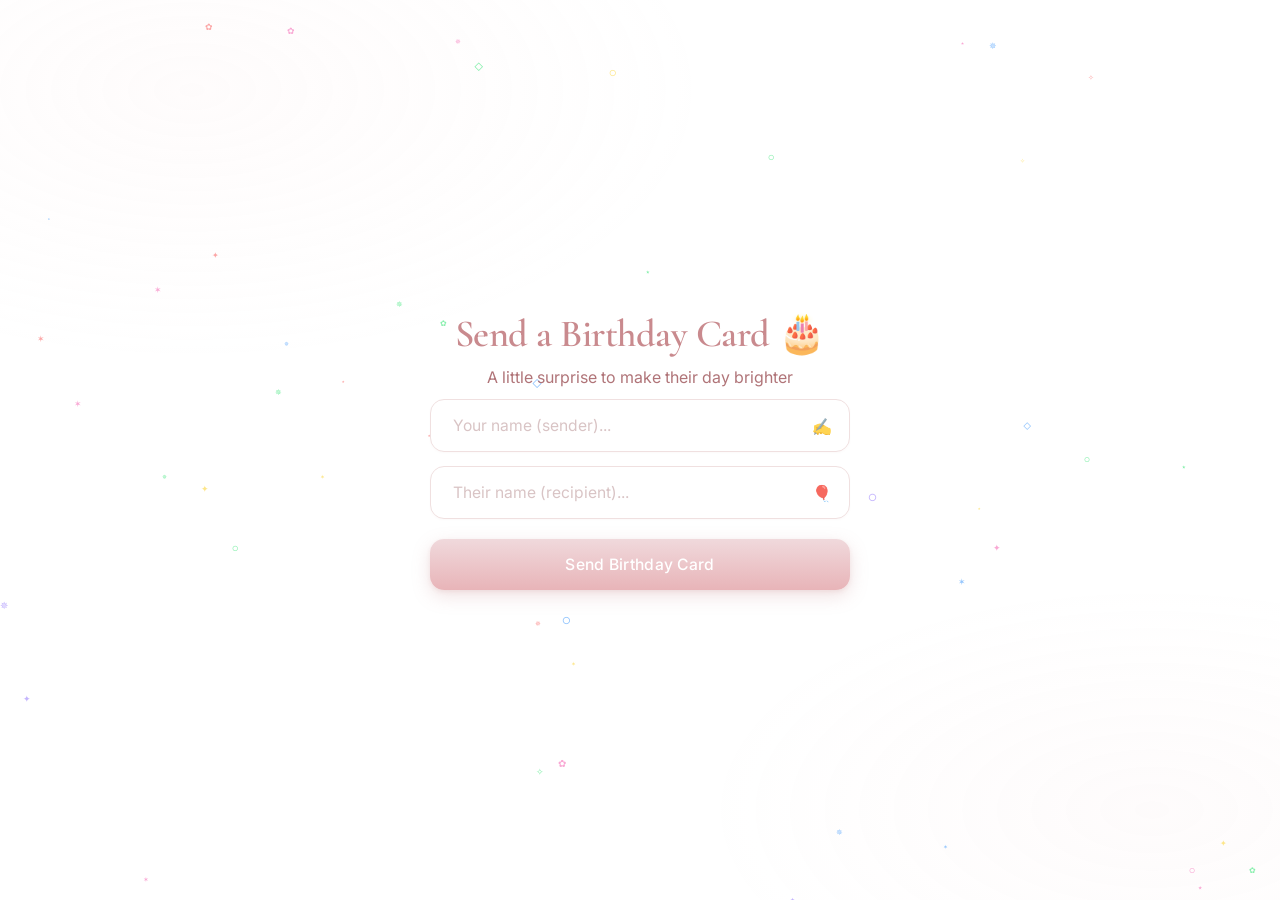
<file: index.html>
<!DOCTYPE html>
<html lang="en">
<head>
    <meta charset="UTF-8">
    <meta name="viewport" content="width=device-width, initial-scale=1.0">
    <title>Birthday Card</title>
    <link rel="stylesheet" href="style.css">
</head>
<body>
    <div class="form-page">
        <div class="balloons-container" id="balloonsContainer"></div>
        <div class="form-box">
            <p class="form-heading">Send a Birthday Card 🎂</p>
            <p class="form-subtitle">A little surprise to make their day brighter</p>
            <form id="nameForm">
                <div class="input-wrap">
                    <input type="text" id="senderInput" placeholder="Your name (sender)..." required maxlength="50">
                    <span class="input-emoji">✍️</span>
                </div>
                <div class="input-wrap">
                    <input type="text" id="recipientInput" placeholder="Their name (recipient)..." required maxlength="50">
                    <span class="input-emoji">🎈</span>
                </div>
                <button type="submit" class="btn">Send Birthday Card</button>
            </form>
        </div>
    </div>
    <script src="script.js"></script>
</body>
</html>
</file>
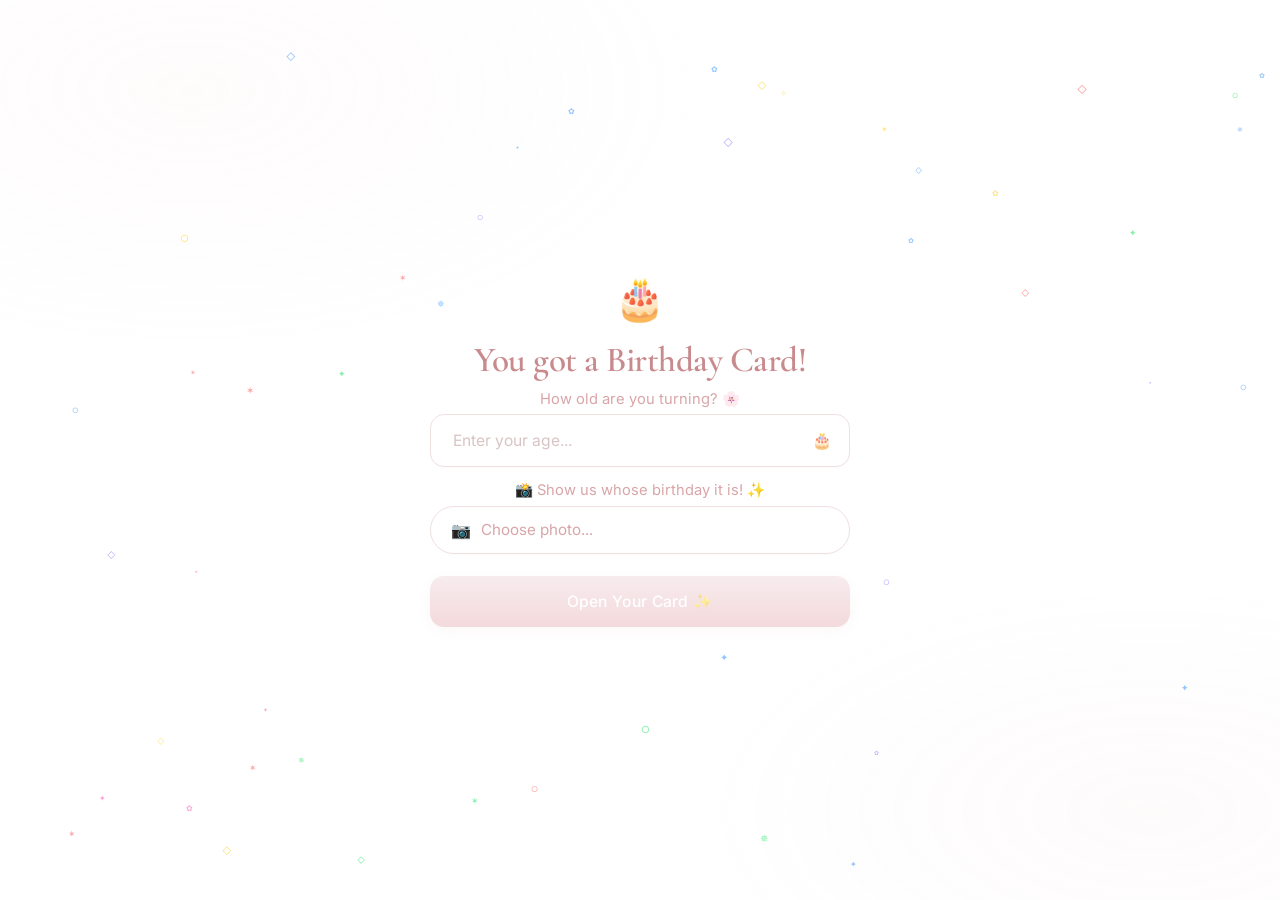
<file: card.html>
<!DOCTYPE html>
<html lang="en">
<head>
    <meta charset="UTF-8">
    <meta name="viewport" content="width=device-width, initial-scale=1.0">
    <title>Happy Birthday!</title>
    <link rel="stylesheet" href="style.css">
</head>
<body>
    <!-- SVG filter to remove white background -->
    <svg style="position:absolute;width:0;height:0;" aria-hidden="true">
        <defs>
            <filter id="removeWhite">
                <feColorMatrix type="matrix" values="
                    1 0 0 0 0
                    0 1 0 0 0
                    0 0 1 0 0
                    -1 -1 -1 0 1.5"/>
                <feComposite in="SourceGraphic" in2="composite" operator="in"/>
            </filter>
        </defs>
    </svg>

    <div class="card-page">

        <!-- Age Input Step -->
        <div class="age-form-box" id="ageForm">
            <span class="form-icon">🎂</span>
            <h2>You got a Birthday Card!</h2>
            <p>How old are you turning? <span class="rose-emoji">🌸</span></p>
            <div class="input-wrap">
                <input type="number" id="ageInput" placeholder="Enter your age..." min="1" max="120">
                <span class="input-emoji">🎂</span>
            </div>

            <p class="photo-prompt">📸 Show us whose birthday it is! <span class="sparkle">✨</span></p>
            <label for="photoInput" class="photo-upload" id="photoUploadLabel">
                <span class="photo-upload-icon">📷</span>
                <span class="photo-upload-text" id="photoUploadText">Choose photo...</span>
                <input type="file" id="photoInput" accept="image/*" hidden>
            </label>
            <div class="photo-preview-wrap" id="photoPreviewWrap">
                <img id="photoPreview" alt="">
                <button type="button" class="photo-remove" id="photoRemove">×</button>
            </div>

            <button class="btn" onclick="showCard()">Open Your Card ✨</button>
        </div>

        <!-- Card Content -->
        <div class="card-content hidden" id="cardContent">
            <div class="card-layout">
                <div class="user-photo-wrap" id="userPhotoWrap">
                    <img class="party-hat" src="hat.png" alt="">
                    <div class="user-photo-circle">
                        <img id="userPhoto" alt="">
                    </div>
                </div>
                <div class="card-text">
                    <p class="main-title">Happy Birthday <span id="nameDisplay" class="name-text"></span></p>
                    <p class="age-line"><span id="ageDisplay"></span> years</p>
                    <p class="celebrating-text">I wish you a happy and long life 🌙</p>
                    <p class="from-text">From: <span id="fromDisplay">Reeof Abahussain</span> <span class="heart-symbol">♡</span></p>
                </div>
            </div>
            <img src="background.jpeg" alt="Birthday cake" class="cake-image">
        </div>

        <div class="balloons-container" id="balloonsContainer"></div>
    </div>

    <script src="script.js"></script>
</body>
</html>
</file>
<file: style.css>
@import url('https://fonts.googleapis.com/css2?family=Cormorant+Garamond:ital,wght@0,500;0,600;0,700;1,500&family=Great+Vibes&family=Inter:wght@300;400;500;600&display=swap');

* { margin: 0; padding: 0; box-sizing: border-box; }

:root {
    --pink-blush:  #f6d4d4;
    --pink-rose:   #e8b4b8;
    --pink-deep:   #c98a8e;
    --pink-text:   #b07478;
    --pink-mute:   #d9a5a8;
    --line:        #f0e0e0;
    --accent-soft: #fef3f3;
}

body {
    min-height: 100vh;
    font-family: 'Inter', sans-serif;
    background: #ffffff;
    overflow-x: hidden;
    color: var(--pink-text);
    -webkit-font-smoothing: antialiased;
}

/* ===== SOFT BACKGROUND GRADIENT ===== */
body::before {
    content: '';
    position: fixed;
    inset: 0;
    background:
        radial-gradient(ellipse 80% 60% at 15% 10%, rgba(246, 212, 212, 0.08) 0%, transparent 50%),
        radial-gradient(ellipse 70% 50% at 90% 90%, rgba(232, 180, 184, 0.05) 0%, transparent 50%);
    pointer-events: none;
    z-index: 0;
}

/* ===== FORM PAGE ===== */
.form-page {
    display: flex;
    justify-content: center;
    align-items: center;
    min-height: 100vh;
    position: relative;
    padding: 24px;
}

.form-box {
    text-align: center;
    max-width: 420px;
    width: 100%;
    position: relative;
    z-index: 10;
}

.form-heading {
    font-family: 'Cormorant Garamond', serif;
    font-size: 2.4rem;
    font-weight: 600;
    color: var(--pink-deep);
    margin-bottom: 8px;
    line-height: 1.3;
    letter-spacing: -0.5px;
    white-space: nowrap;
}

.form-subtitle {
    margin-bottom: 12px;
}

.input-wrap {
    position: relative;
    margin-bottom: 14px;
}

.input-wrap input {
    width: 100%;
    padding: 16px 52px 16px 22px;
    border: 1px solid var(--line);
    border-radius: 14px;
    font-size: 0.98rem;
    font-family: 'Inter', sans-serif;
    outline: none;
    color: var(--pink-deep);
    background: #ffffff;
    transition: all 0.25s ease;
    font-weight: 400;
    box-shadow: 0 1px 2px rgba(176, 116, 120, 0.04);
}

.input-wrap input::placeholder {
    color: #d9c4c5;
    font-weight: 400;
}

.input-wrap input:hover {
    border-color: var(--pink-blush);
}

.input-wrap input:focus {
    border-color: var(--pink-rose);
    box-shadow: 0 0 0 4px rgba(232, 180, 184, 0.12);
}

.input-emoji {
    position: absolute;
    right: 18px;
    top: 50%;
    transform: translateY(-50%);
    font-size: 1rem;
    pointer-events: none;
    opacity: 0.8;
}

.btn {
    width: 100%;
    background: linear-gradient(180deg, #f0d9dc 0%, #e8b4b8 100%);
    color: #ffffff;
    border: none;
    padding: 16px;
    border-radius: 14px;
    font-size: 0.98rem;
    font-family: 'Inter', sans-serif;
    cursor: pointer;
    transition: all 0.25s ease;
    font-weight: 500;
    letter-spacing: 0.3px;
    box-shadow: 0 6px 18px rgba(201, 138, 142, 0.25), 0 2px 4px rgba(201, 138, 142, 0.15);
    margin-top: 6px;
}

.btn:hover {
    transform: translateY(-2px);
    box-shadow: 0 10px 26px rgba(201, 138, 142, 0.35), 0 4px 8px rgba(201, 138, 142, 0.2);
}

.btn:active {
    transform: translateY(0);
}

/* ===== CARD PAGE ===== */
.card-page {
    min-height: 100vh;
    display: flex;
    flex-direction: column;
    justify-content: center;
    align-items: center;
    position: relative;
    padding: 48px 24px;
}

.hidden { display: none !important; }

/* ===== PHOTO UPLOAD (age form) ===== */
.age-form-box .photo-prompt {
    color: var(--pink-mute);
    font-size: 0.92rem;
    margin: 0 0 6px !important;
    padding: 0;
    line-height: 1.3;
}
.photo-prompt .sparkle {
    display: inline-block;
    animation: sparkleSpin 2s ease-in-out infinite;
}
@keyframes sparkleSpin {
    0%, 100% { transform: scale(1) rotate(0); }
    50%      { transform: scale(1.2) rotate(15deg); }
}

.photo-upload {
    display: flex;
    align-items: center;
    gap: 10px;
    width: 100%;
    padding: 13px 20px;
    margin-bottom: 16px;
    border: 1.5px solid var(--line);
    border-radius: 50px;
    cursor: pointer;
    background: #fff;
    color: var(--pink-mute);
    font-size: 0.95rem;
    font-family: 'Inter', sans-serif;
    transition: all 0.25s;
    text-align: left;
    box-shadow: 0 1px 2px rgba(176, 116, 120, 0.04);
}
.photo-upload:hover {
    border-color: var(--pink-rose);
    background: #fffafb;
}
.photo-upload.has-file {
    border-color: var(--pink-rose);
    color: var(--pink-deep);
    background: var(--accent-soft);
}
.photo-upload-icon { font-size: 1rem; }
.photo-upload-text {
    flex: 1;
    overflow: hidden;
    text-overflow: ellipsis;
    white-space: nowrap;
}

.btn:disabled {
    opacity: 0.5;
    cursor: not-allowed;
    transform: none !important;
    box-shadow: 0 4px 12px rgba(201, 138, 142, 0.15);
}

.photo-preview-wrap {
    display: none;
    position: relative;
    width: 80px;
    height: 80px;
    margin: 0 auto 18px;
}
.photo-preview-wrap.show { display: block; }
.photo-preview-wrap img {
    width: 100%; height: 100%;
    object-fit: cover;
    border-radius: 50%;
    border: 2px solid var(--pink-blush);
}
.photo-remove {
    position: absolute; top: -6px; right: -6px;
    width: 22px; height: 22px;
    border-radius: 50%;
    background: var(--pink-rose); color: #fff;
    border: none; cursor: pointer;
    font-size: 1rem; line-height: 1;
    display: flex;
    align-items: center;
    justify-content: center;
    padding: 0;
}

/* ===== CARD LAYOUT (photo left + text right) ===== */
.card-layout {
    position: relative;
    text-align: center;
    margin-top: 40px;
    width: 100%;
}
.card-text {
    text-align: center;
    display: inline-block;
}

.card-text .main-title {
    white-space: nowrap;
}

/* الصورة position fixed على يسار الصفحة - بمحاذاة الكلام */
.user-photo-wrap {
    position: absolute;
    width: 110px;
    left: calc(50% - 260px);
    bottom: -70px;
    animation: photoReveal 0.9s cubic-bezier(0.16, 1, 0.3, 1);
    z-index: 8;
}

@media (max-width: 600px) {
    .user-photo-wrap {
        position: relative;
        left: auto;
        bottom: auto;
        margin: 20px auto 0;
        display: block;
    }
}

.user-photo-circle {
    width: 100%;
    aspect-ratio: 1 / 1;
    border-radius: 50%;
    overflow: hidden;
    border: 3px solid #fff;
    box-shadow: 0 8px 24px rgba(232, 180, 184, 0.3);
    background: var(--pink-light, #fce7f3);
}
.user-photo-circle img {
    width: 100%;
    height: 100%;
    object-fit: cover;
    display: block;
}

.party-hat {
    position: absolute;
    top: -60px;
    left: 30%;
    transform: translateX(-50%) rotate(-12deg);
    width: 85px;
    height: auto;
    pointer-events: none;
    animation: hatTilt 3s ease-in-out infinite alternate;
    z-index: 10;
    display: block;
}

@keyframes hatTilt {
    from { transform: translateX(-50%) rotate(-12deg); }
    to   { transform: translateX(-50%) rotate(-8deg); }
}

@keyframes photoReveal {
    from { opacity: 0; transform: scale(0.7) translateX(-20px); }
    to   { opacity: 1; transform: scale(1) translateX(0); }
}

/* Age Form */
.age-form-box {
    text-align: center;
    max-width: 420px;
    width: 100%;
    z-index: 10;
    position: relative;
}

.age-form-box .form-icon {
    font-size: 2.6rem;
    display: inline-block;
    margin-bottom: 16px;
    animation: floatIcon 3.5s ease-in-out infinite alternate;
}

@keyframes floatIcon {
    from { transform: translateY(0); }
    to   { transform: translateY(-6px); }
}

.age-form-box h2 {
    font-family: 'Cormorant Garamond', serif;
    font-size: 2.2rem;
    font-weight: 600;
    color: var(--pink-deep);
    margin-bottom: 8px;
    line-height: 1.2;
    letter-spacing: -0.5px;
}

.age-form-box p {
    color: var(--pink-mute);
    font-size: 0.92rem;
    margin-bottom: 6px;
    font-weight: 400;
}

.rose-emoji {
    display: inline-block;
    filter: hue-rotate(-15deg) brightness(1.15) saturate(0.7) sepia(0.25);
    opacity: 0.95;
}

.heart-symbol {
    display: inline-block;
    color: var(--pink-rose);
    font-size: 1.4em;
    margin-left: 6px;
    font-weight: 400;
    vertical-align: middle;
}

/* ===== CARD CONTENT ===== */
.card-content {
    text-align: center;
    z-index: 2;
    position: relative;
    animation: revealCard 1s cubic-bezier(0.16, 1, 0.3, 1);
    max-width: 520px;
    width: 100%;
}

@keyframes revealCard {
    from { opacity: 0; transform: translateY(20px); }
    to   { opacity: 1; transform: translateY(0); }
}

.cake-image {
    display: block;
    width: 200px;
    max-width: 60%;
    height: auto;
    margin: 20px auto 0;
    animation: floatIcon 3.5s ease-in-out infinite alternate;
    pointer-events: none;
    user-select: none;
    mix-blend-mode: darken;
    position: relative;
    z-index: 1;
}

.main-title {
    font-family: 'Cormorant Garamond', serif;
    font-size: 3.4rem;
    font-weight: 500;
    font-style: italic;
    color: var(--pink-rose);
    margin-bottom: 4px;
    line-height: 1.15;
    letter-spacing: -0.3px;
}

.name-text {
    font-family: 'Cormorant Garamond', serif;
    font-style: italic;
    font-weight: 500;
    color: var(--pink-mute);
    letter-spacing: -0.3px;
    text-transform: capitalize;
}

.age-line {
    margin: 0 0 2px;
    text-align: center;
    font-size: 1.35rem;
    color: var(--pink-text);
    font-family: 'Cormorant Garamond', serif;
    font-style: italic;
    font-weight: 500;
}

.celebrating-text {
    font-size: 1.1rem;
    color: var(--pink-text);
    margin-bottom: 32px;
    font-weight: 400;
    line-height: 1.5;
    font-family: 'Cormorant Garamond', serif;
    font-style: italic;
}

.from-text {
    font-size: 0.85rem;
    color: var(--pink-mute);
    display: inline-block;
    padding: 8px 24px;
    border: 1px solid var(--line);
    border-radius: 30px;
    font-weight: 400;
    letter-spacing: 0.4px;
    background: rgba(255, 255, 255, 0.7);
    backdrop-filter: blur(6px);
}

/* ===== BALLOONS ===== */
.balloons-container {
    position: fixed;
    width: 100%; height: 100%;
    top: 0; left: 0;
    pointer-events: none;
    z-index: 1;
}

.balloon {
    position: absolute;
    width: 52px;
    height: 64px;
    border-radius: 50% 50% 50% 50% / 55% 55% 45% 45%;
    bottom: -120px;
    animation: floatUp linear infinite;
    opacity: 0.75;
    z-index: 5;
}

.balloon::before {
    content: '';
    position: absolute;
    bottom: -8px;
    left: 50%;
    transform: translateX(-50%) rotate(45deg);
    width: 8px;
    height: 8px;
    background: inherit;
    border-radius: 2px;
}

.balloon::after {
    content: '';
    position: absolute;
    bottom: -32px;
    left: 50%;
    transform: translateX(-50%);
    width: 1px;
    height: 28px;
    background: rgba(180, 150, 160, 0.35);
}

@keyframes floatUp {
    0%   { bottom: -100px; opacity: 0.75; }
    90%  { opacity: 0.75; }
    100% { bottom: 110%; opacity: 0; }
}

/* ===== FLOATING HEARTS ===== */
.floating-heart {
    position: fixed;
    bottom: -40px;
    animation: floatHeart linear infinite;
    pointer-events: none;
    z-index: 5;
    opacity: 0;
    font-family: 'Inter', sans-serif;
    text-shadow: 0 0 8px rgba(249, 168, 212, 0.3);
}

@keyframes floatHeart {
    0%   { bottom: -40px; opacity: 0; transform: translateX(0) rotate(0deg); }
    10%  { opacity: 0.8; }
    50%  { transform: translateX(30px) rotate(10deg); }
    90%  { opacity: 0.8; }
    100% { bottom: 110%; opacity: 0; transform: translateX(-30px) rotate(-10deg); }
}

/* ===== FLOATING CANDLES ===== */
.floating-candle {
    position: fixed;
    bottom: -40px;
    animation: floatCandle linear infinite;
    pointer-events: none;
    z-index: 5;
    opacity: 0;
}

@keyframes floatCandle {
    0%   { bottom: -40px; opacity: 0; transform: translateX(0) rotate(0deg); }
    10%  { opacity: 0.9; }
    25%  { transform: translateX(-15px) rotate(-8deg); }
    50%  { transform: translateX(15px) rotate(8deg); }
    75%  { transform: translateX(-10px) rotate(-5deg); }
    90%  { opacity: 0.9; }
    100% { bottom: 110%; opacity: 0; transform: translateX(20px) rotate(10deg); }
}

/* ===== FALLING PETALS ===== */
.petal-falling {
    position: fixed;
    top: -40px;
    animation: petalFall linear infinite;
    pointer-events: none;
    z-index: 5;
    opacity: 0;
}

@keyframes petalFall {
    0%   { top: -40px; opacity: 0; transform: translateX(0) rotate(0deg); }
    10%  { opacity: 0.7; }
    50%  { transform: translateX(40px) rotate(180deg); }
    90%  { opacity: 0.7; }
    100% { top: 110vh; opacity: 0; transform: translateX(-40px) rotate(360deg); }
}

/* ===== CONFETTI ===== */
.confetti-piece {
    position: fixed;
    top: -20px;
    animation: confettiFall linear infinite;
    z-index: 2;
    pointer-events: none;
    opacity: 0.6;
}

@keyframes confettiFall {
    0%   { top: -20px; transform: rotate(0deg) translateX(0); opacity: 0.7; }
    100% { top: 110vh; transform: rotate(720deg) translateX(80px); opacity: 0; }
}

/* ===== STARS ===== */
.star {
    position: fixed;
    animation: twinkle ease-in-out infinite alternate;
    pointer-events: none;
    z-index: 0;
}

@keyframes twinkle {
    from { opacity: 0.05; transform: scale(0.7); }
    to   { opacity: 0.3; transform: scale(1.1); }
}

/* ===== MUSIC NOTE ===== */
.music-note {
    position: fixed;
    font-size: 1.3rem;
    animation: floatNote ease-out forwards;
    pointer-events: none;
    z-index: 3;
    opacity: 0;
}

@keyframes floatNote {
    0%   { opacity: 0; transform: translateY(0) rotate(-10deg); }
    15%  { opacity: 0.7; }
    85%  { opacity: 0.5; }
    100% { opacity: 0; transform: translateY(-130px) rotate(15deg); }
}

@media (max-width: 480px) {
    .form-heading,
    .age-form-box h2 { font-size: 2rem; }
    .main-title { font-size: 2.6rem; }
}
</file>
